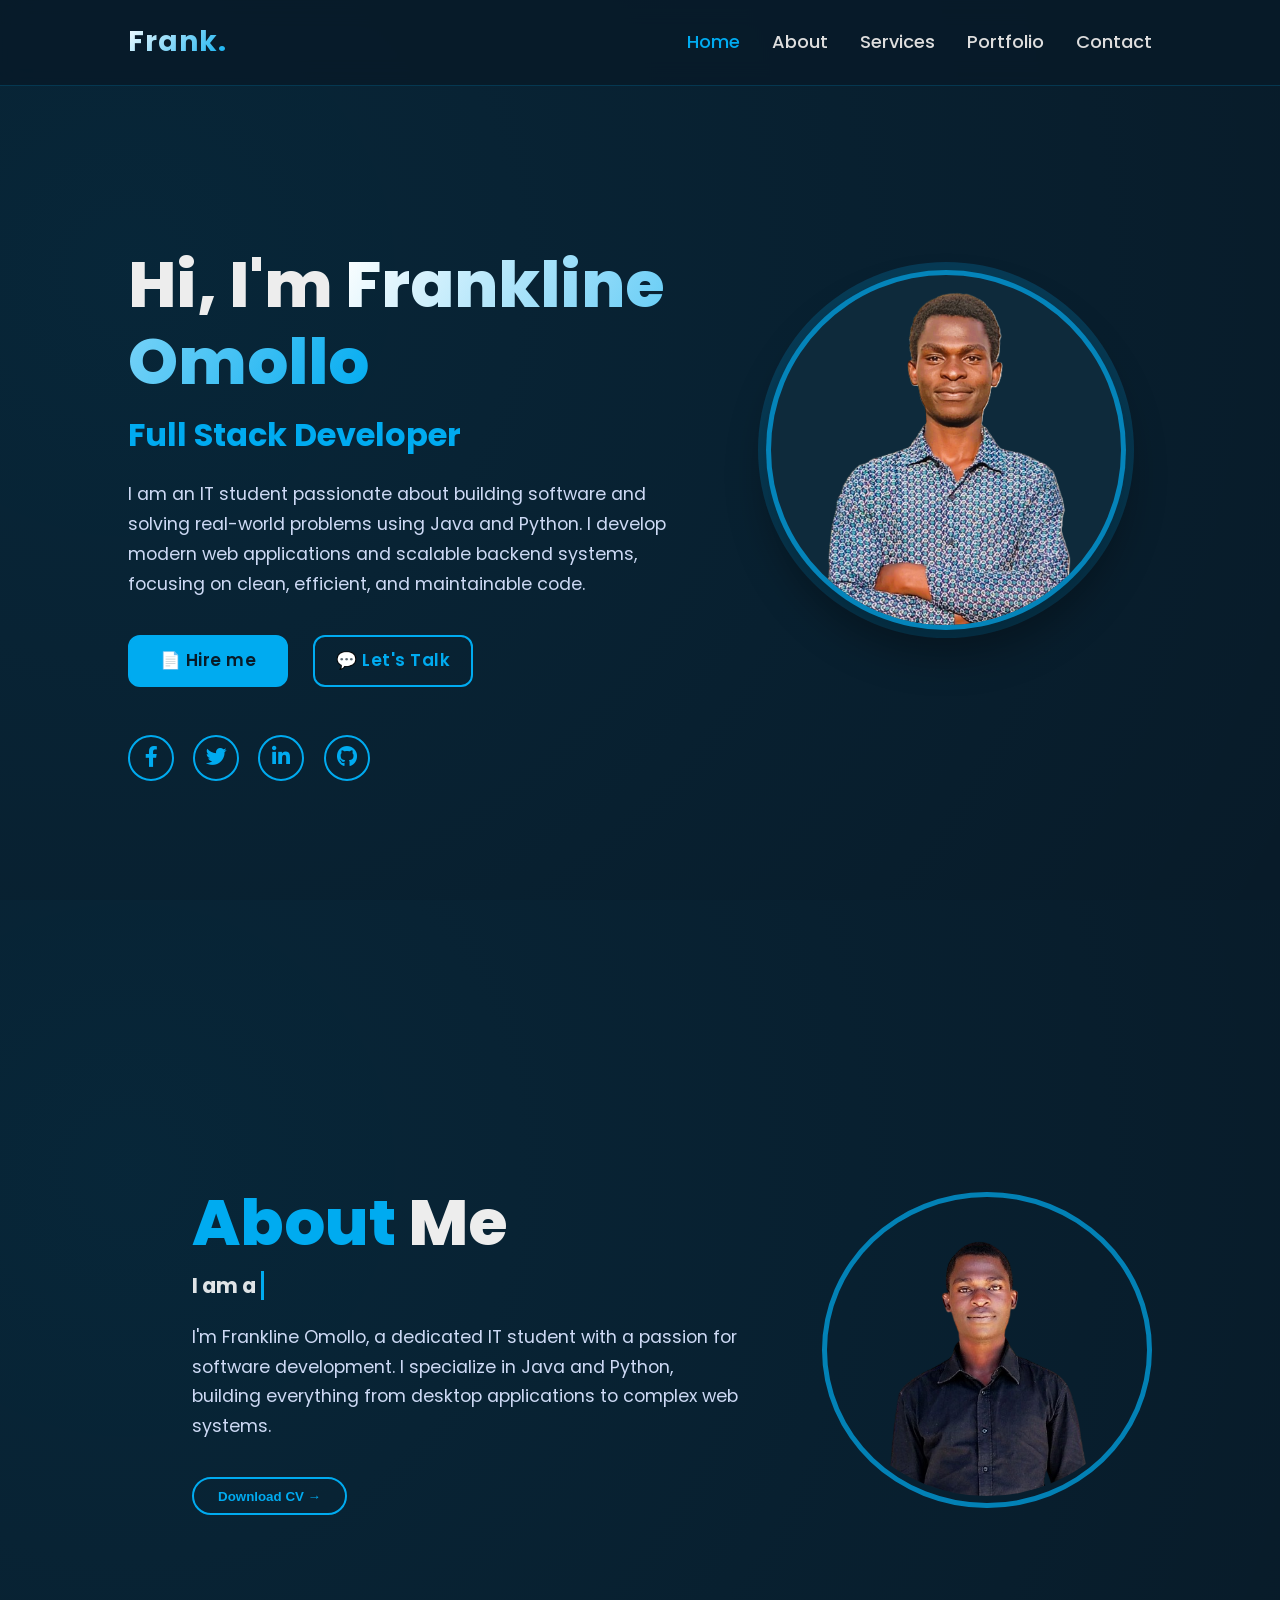
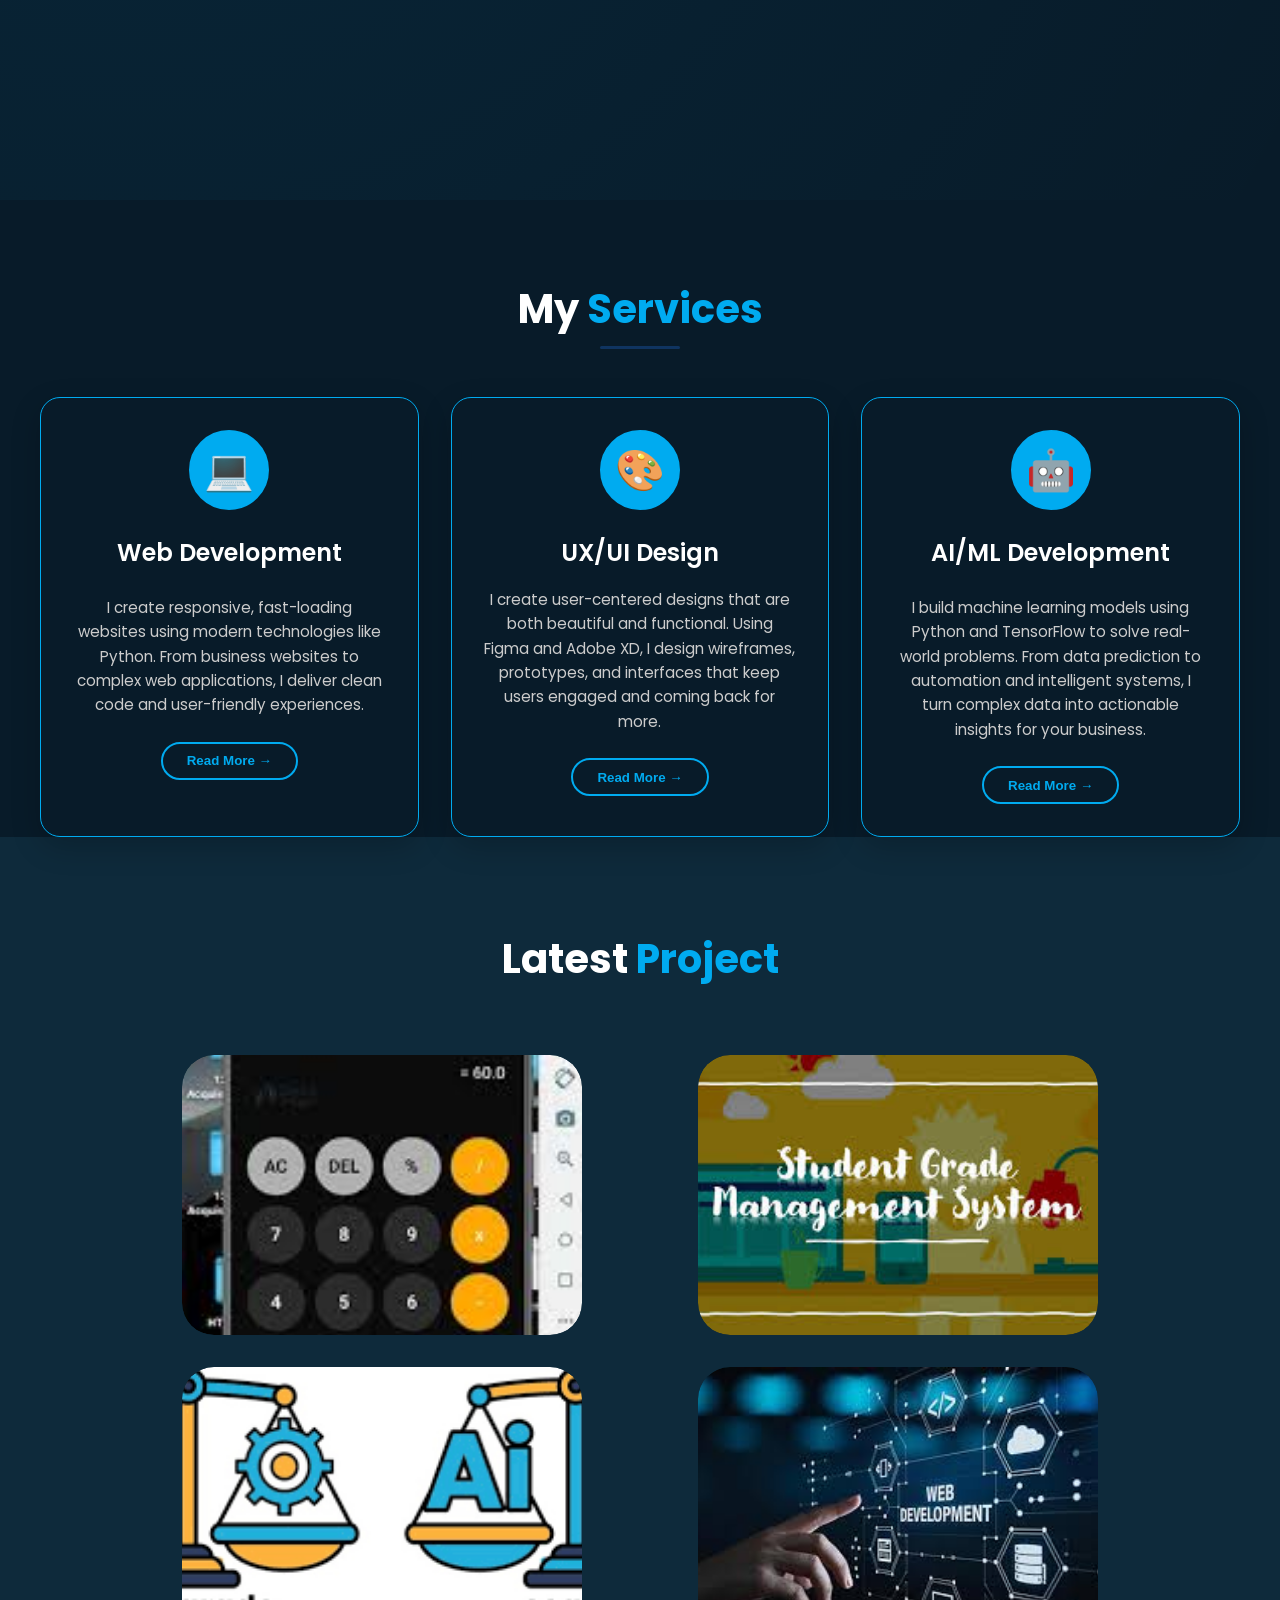
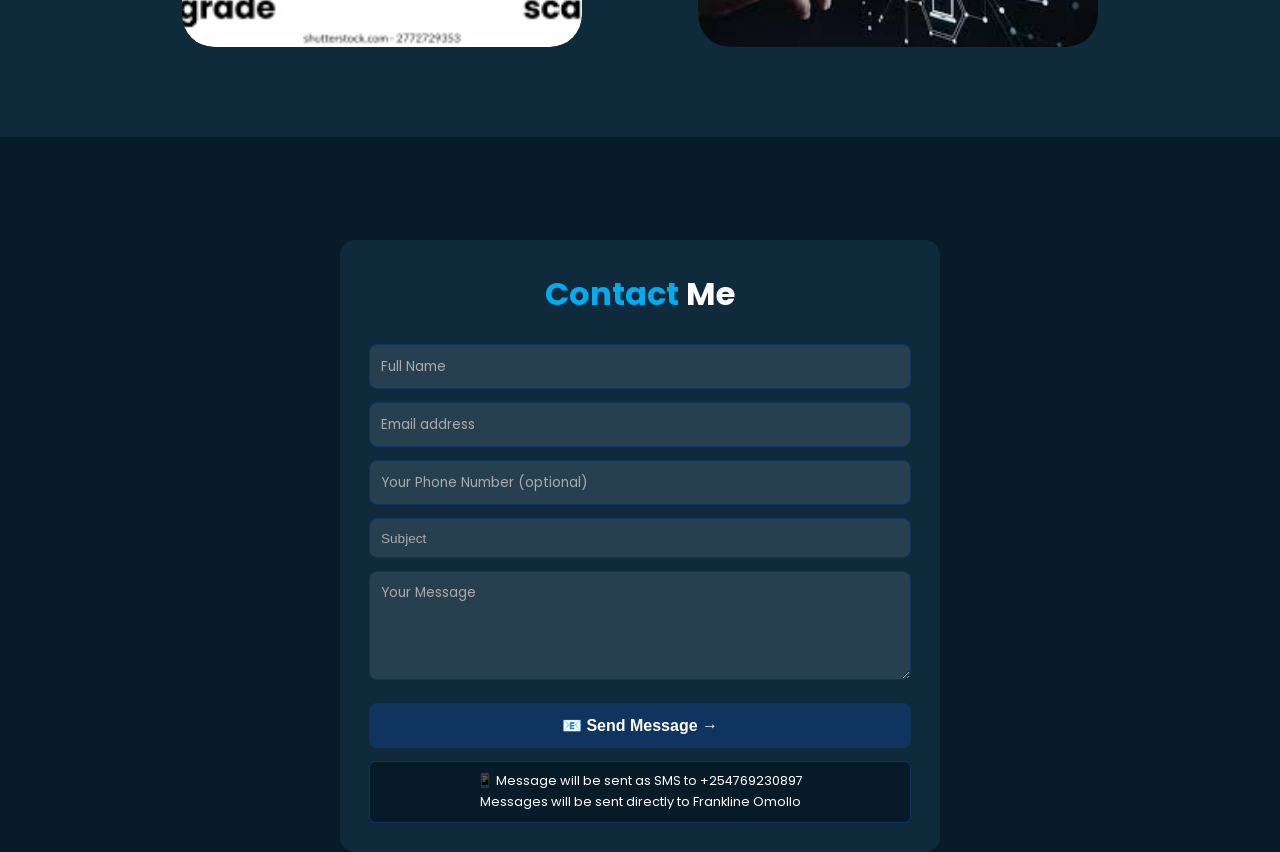
<file: index.html>
<!DOCTYPE html>
<html lang="en">

<head>
  <meta charset="UTF-8">
  <meta name="viewport" content="width=device-width, initial-scale=1.0, user-scalable=yes">
  <title>Frankline Omollo | Full Stack Developer</title>
  <!-- Google Fonts: Poppins + Inter for extra aesthetic -->
  <link
    href="https://fonts.googleapis.com/css2?family=Poppins:wght@300;400;500;600;700;800;900&family=Inter:wght@400;500;600;700&display=swap"
    rel="stylesheet">
  <!-- Font Awesome 6 for socials-->
  <link rel="stylesheet" href="https://cdnjs.cloudflare.com/ajax/libs/font-awesome/6.0.0-beta3/css/all.min.css">
  <link rel="stylesheet" href="style.css">

</head>

<body>

  <!-- Fixed Navigation Header -->
  <div class="header">
    <a href="#" class="logo">Frank.</a>
    <button class="menu-icon" id="menuIcon">☰</button>
    <div class="navbar" id="navbar">
      <a href="#home" class="active">Home</a>
      <a href="#about">About </a>
      <a href="#services">Services</a>
      <a href="#portfolio">Portfolio</a>
      <a href="#contact">Contact</a>
    </div>
  </div>

  <!-- Hero Section -->
  <section class="home" id="home">
    <!-- Left content area (text + buttons + socials) -->
    <div class="home-content">
      <br>
      <br>
      <br>
      <br>
      <br>
      <h1>Hi, I'm <span class="highlight">Frankline Omollo</span></h1>
      <h3>Full Stack Developer</h3>
      <p>
        I am an IT student passionate about building software and solving real-world problems using Java and Python. I
        develop modern web applications and scalable backend systems, focusing on clean, efficient, and maintainable
        code.
      </p>

      <!-- Button group (Hire me & Let's Talk) -->
      <div class="btn-box">
        <a href="#" id="hireBtn">📄 Hire me</a>
        <a href="#" id="talkBtn">💬 Let's Talk</a>
      </div>

      <!-- Social Icons-->
      <div class="home-sci">
        <a href="https://www.facebook.com/profile.php?id=61554522751746" target="_blank" aria-label="Facebook"><i class="fab fa-facebook-f"></i></a>
        <a href="https://x.com/frankline2142" target="_blank" aria-label="Twitter/X"><i class="fab fa-twitter"></i></a>
        <a href="#" target="_blank" aria-label="LinkedIn"><i class="fab fa-linkedin-in"></i></a>
        <a href="https://github.com/FranklineOmollo126" target="_blank" aria-label="GitHub"><i class="fab fa-github"></i></a>
      </div>
    </div>

    <!-- CIRCLED PHOTO -->
    <div class="photo-wrapper">
      <div class="circle-photo">

        <!-- PHOTO SECTION -->
        <img src="frank2.png" alt="Frankline Omollo - Full Stack Developer">
      </div>
    </div>
  </section>
  

  <!--ABOUT SECTION-->
  <section class="about" id="about">
  <br>
  <br>
  <br>
    <div class="about-content">
      <h1 class="heading2"><span>About</span> Me</h1>
      
      <!-- TYPWRITER EFFECT-->
      <div class="typewriter-wrapper">
        <span class="static-text">I am a </span>
        <span class="dynamic-text" id="typing-word"></span>
      </div>
      
      <p>I'm Frankline Omollo, a dedicated IT student with a passion for software development. I specialize in Java and
        Python, building everything from desktop applications to complex web systems.</p>

    
      <button class="about-btn" onclick="alert('Not Available at the moment!')">Download CV →</button>
    </div>
    <div class="about-img">
      <img src="omollo.png" alt="About Image">
    </div>

  </section>


  <!-- SERVICES SECTION -->

  <section class="services" id="services">
    <div class="services-container">
      <div class="section-heading">
        <br>
        <br>
        <br>
        <h2>My <span>Services</span></h2>
      </div>

      <div class="services-grid">
        <!-- Service 1 - Web Development -->
        <div class="service-card">
          <div class="service-icon">
            <div class="emoji">💻</div>
          </div>
          <h3>Web Development</h3>
          <p>
          <p>I create responsive, fast-loading websites using modern technologies like Python. From
            business websites to complex web applications, I deliver clean code and user-friendly experiences.</p>
          </p>
          <button class="service-btn" onclick="alert('Web Development services coming soon!')">Read More →</button>
        </div>

        <!-- Service 2 - UX/UI Design -->
        <div class="service-card">
          <div class="service-icon">
            <div class="emoji">🎨</div>

          </div>
          <h3>UX/UI Design</h3>

          <p>I create user-centered designs that are both beautiful and functional. Using Figma and Adobe XD, I design
            wireframes, prototypes, and interfaces that keep users engaged and coming back for more.</p>
          </p>
          <button class="service-btn" onclick="alert('UX/UI Design services coming soon!')">Read More →</button>
        </div>

        <!-- Service 3 - AI/ML Development -->
        <div class="service-card">
          <div class="service-icon">
            <div class="emoji">🤖</div>
          </div>
          <h3>AI/ML Development</h3>
          <p>
          <p>I build machine learning models using Python and TensorFlow to solve real-world problems. From data
            prediction to automation and intelligent systems, I turn complex data into actionable insights for your
            business.</p>
          </p>
          <button class="service-btn" onclick="alert('AI/ML Development services coming soon!')">Read More →</button>
        </div>
      </div>
    </div>
  </section>




  <!--Portfolio section-->
  <section class="portfolio" id="portfolio">
    <h2 class="heading3">Latest <span>Project</span></h2>
    <div class="portfolio-container">
      <div class="portfolio-box">
        <img src="calc.jpg" alt="portfolioimage">
        <div class="portfolio-layer">
          <h4>Calculator App</h4>
          <p>Fully functional calculator with basic operations, decimal support, and keyboard input. Built with HTML, CSS, and JavaScript.</p>
          <a href="calculator.html"><i class='bx bx-link-external'></i>Go→</a>

        </div>
      </div>
      <div class="portfolio-box">
        <img src="gradingsystem.jpg" alt="portfolioimage">
        <div class="portfolio-layer">
          <h4>Student Grading System</h4>
          <p>A comprehensive grading management system for schools. Features include student registration, subject
            enrollment, grade calculation, GPA analysis, and report generation.</p>
          <a href="javascript:void(0)" onclick="alert('Soon to be uploaded😊')"><i class='bx bx-link-external'></i>Go→</a>

        </div>
      </div>
      <div class="portfolio-box">
        <img src="gradingsystem1.png" alt="portfolioimage">
        <div class="portfolio-layer">
          <h4>Advanced Grading Portal</h4>
          <p>An enhanced grading system with real-time analytics, teacher dashboards, parent portals, automated report
            cards, and performance tracking across multiple semesters.</p>
          <a href="javascript:void(0)" onclick="alert('Soon to be uploaded😊')"><i class='bx bx-link-external'></i>Go→</a>

        </div>
      </div>
      <div class="portfolio-box">
        <img src="web.jpg" alt="portfolioimage">
        <div class="portfolio-layer">
          <h4>Modern Web Design</h4>
          <p>Responsive and modern website designs with smooth animations, mobile-first approach, and SEO optimization.
            Built with HTML5, CSS3, and JavaScript.</p>
          </p>
          <a href="javascript:void(0)" onclick="alert('Soon to be uploaded😊')"><i class='bx bx-link-external'></i>Go→</a>

        </div>
      </div>
    </div>

  </section>




  <!--CONTACT SECTION CODE-->

  <br>
  <br>
  <br>
  <br>
  <section class="contact" id="contact">
    <h2 class="heading"><span>Contact </span>Me</h2>

    <form id="smsForm">
      <!-- Row 1: Full Name + Email -->
      <div class="input-box">
        <input type="text" id="fullName" placeholder="Full Name" required>
        <input type="email" id="email" placeholder="Email address" required>
      </div>

      <!-- Row 2: Phone Number -->
      <div class="input-box">
        <input type="tel" id="phoneNumber" placeholder="Your Phone Number (optional)">
      </div>

      <!-- Row 3: Subject - SINGLE FIELD -->
      <div class="single-input">
        <input type="text" id="emailSubject" placeholder="Subject" required>
      </div>

      <!-- Message - TEXTAREA -->
      <textarea id="message" rows="4" placeholder="Your Message" required></textarea>

      <!-- Send Message Button -->
      <button type="submit" class="btn">📧 Send Message →</button>
    </form>

    <div id="statusMessage" class="status-message"></div>

    <div class="note">
      📱 Message will be sent as SMS to +254769230897
      <p> Messages will be sent directly to Frankline Omollo</p>
    </div>
  </section>
   <script>
    
    // JAVASCRIPT//
    
    // Get elements
    const menuIcon = document.getElementById('menuIcon');
    const navbar = document.getElementById('navbar');
    
    // Check if elements exist (prevents errors)
    if (menuIcon && navbar) {
        // Toggle menu when hamburger clicked
        menuIcon.addEventListener('click', () => {
            navbar.classList.toggle('active');
        });
        
        // Get all nav links
        const navLinks = document.querySelectorAll('.navbar a');
        
        // Close menu when any link is clicked
        navLinks.forEach((link) => {
            link.addEventListener('click', () => {
                navbar.classList.remove('active');
            });
        });
    }


  <br>


  <!--Footer Section-->
  <footer class="footer1">
    <div class="social">
      <div class="home-sci1">
        <a href="https://www.facebook.com/profile.php?id=61554522751746" target="_blank" aria-label="Facebook"><i class="fab fa-facebook-f"></i></a>
        <a href="https://x.com/frankline2142" target="_blank" aria-label="Twitter/X"><i class="fab fa-twitter"></i></a>
        <a href="#" target="_blank" aria-label="LinkedIn"><i class="fab fa-linkedin-in"></i></a>
        <a href="https://github.com/FranklineOmollo126" target="_blank" aria-label="GitHub"><i class="fab fa-github"></i></a>

      </div>
      <p class="copyright">
        &copy;Frankine Nduri. All Rights Reserved
      </p>

    </div>

  </footer>
     <script src ="script.js"></script>

</body>

</html>
</file>
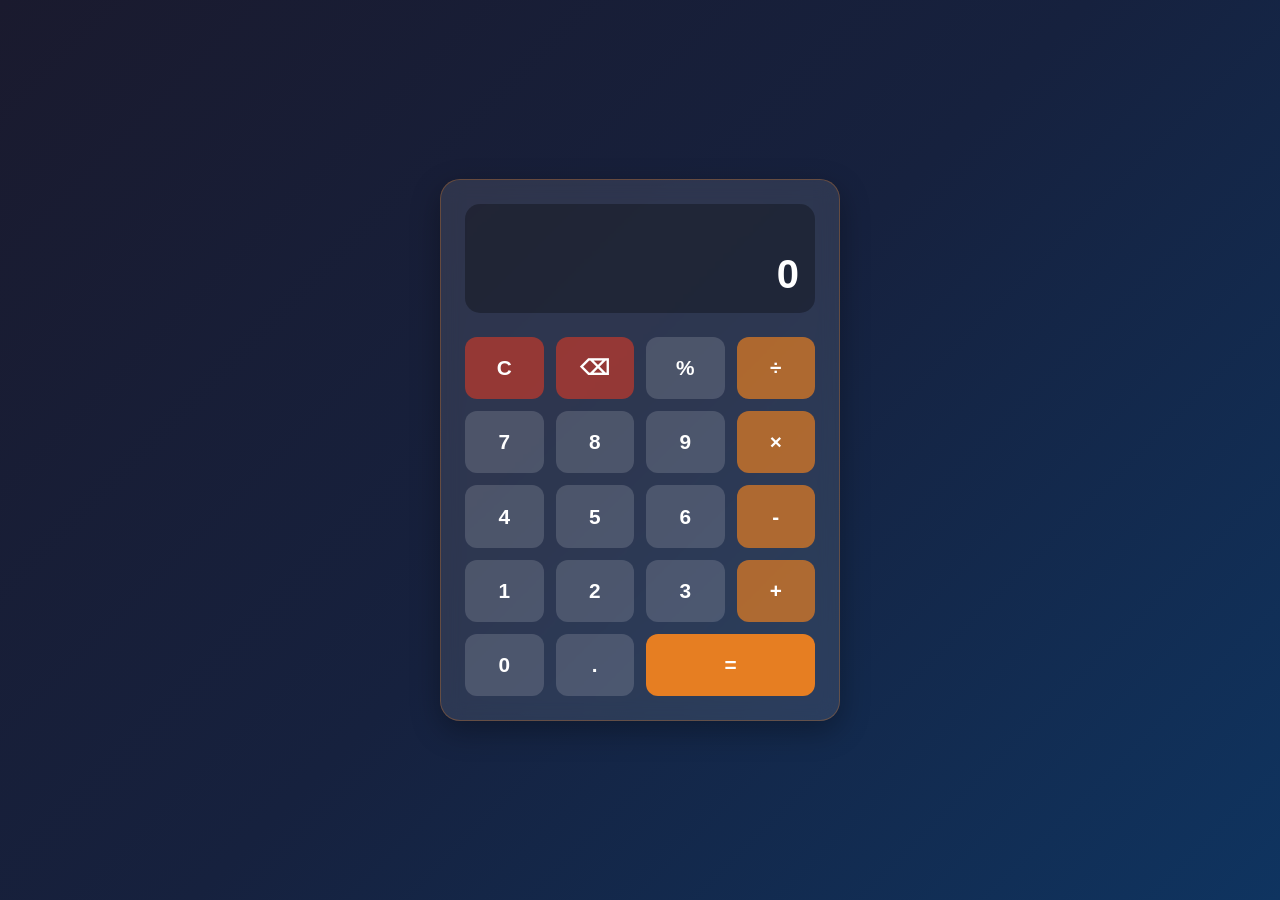
<file: calculator.html>
<!DOCTYPE html>
<!-- Tells browser this is HTML5 document -->
<html lang="en">
<!-- Root element, lang="en" sets language to English -->

<head>
    <!-- Head contains meta information (not visible on page) -->
    
    <meta charset="UTF-8">
    <!-- Allows special characters like +, -, ×, ÷ -->
    
    <meta name="viewport" content="width=device-width, initial-scale=1.0">
    <!-- Makes calculator responsive on mobile phones -->
    
    <title>Calculator App - Frankline</title>
    <!-- Text that appears on browser tab -->
    
    <style>
       
        /*CSS STYLES*/
               
        /* Resets default margins/padding for ALL elements */
        * {
            margin: 0;
            padding: 0;
            box-sizing: border-box;
            /* box-sizing: border-box makes padding not add to width */
        }
        
        /* Body styles - applies to entire page */
        body {
            font-family: 'Segoe UI', Tahoma, Geneva, Verdana, sans-serif;
            /* Clean, modern font */
            
            background: linear-gradient(135deg, #1a1a2e 0%, #16213e 50%, #0f3460 100%);
            /* Your dark blue gradient background */
            
            min-height: 100vh;
            /* Minimum height = full viewport height */
            
            display: flex;
            /* Enables flexbox layout */
            
            justify-content: center;
            /* Centers horizontally */
            
            align-items: center;
            /* Centers vertically */
            
            padding: 1rem;
            /* Space around edges on mobile */
        }
        
        /* Calculator container - the white/gray box */
        .calculator {
            background: rgba(255, 255, 255, 0.1);
            /* Semi-transparent white */
            
            backdrop-filter: blur(10px);
            /* Frosted glass effect */
            
            border-radius: 20px;
            /* Rounded corners */
            
            padding: 1.5rem;
            /* Space inside the box */
            
            box-shadow: 0 10px 30px rgba(0, 0, 0, 0.3);
            /* Shadow for depth */
            
            border: 1px solid rgba(230, 126, 34, 0.3);
            /* Thin orange border */
            
            width: 100%;
            /* Full width on mobile */
            
            max-width: 400px;
            /* But not wider than 400px on desktop */
        }
        
        /* Display screen - where numbers appear */
        .display {
            background: rgba(0, 0, 0, 0.3);
            /* Dark background for contrast */
            
            border-radius: 15px;
            /* Rounded corners */
            
            padding: 1rem;
            /* Space inside */
            
            margin-bottom: 1.5rem;
            /* Space below display */
            
            text-align: right;
            /* Numbers align to right */
            
            word-wrap: break-word;
            /* Prevents overflow */
            
            word-break: break-all;
            /* Breaks long numbers */
        }
        
        /* The actual number text */
        .display input {
            width: 100%;
            /* Full width */
            
            background: transparent;
            /* No background */
            
            border: none;
            /* No border */
            
            color: #ffffff;
            /* White text */
            
            font-size: 2.5rem;
            /* Large text */
            
            text-align: right;
            /* Align to right */
            
            font-weight: bold;
            /* Bold numbers */
            
            outline: none;
            /* Removes blue outline when clicked */
        }
        
        /* Small text for showing calculation (optional) */
        .display .expression {
            color: #e67e22;
            /* Orange color */
            
            font-size: 0.9rem;
            /* Smaller text */
            
            margin-bottom: 0.5rem;
            /* Space below */
            
            min-height: 1.5rem;
            /* Reserve space even when empty */
        }
        
        /* Button grid - arranges buttons in rows/columns */
        .buttons {
            display: grid;
            /* Enables grid layout */
            
            grid-template-columns: repeat(4, 1fr);
            /* 4 equal columns */
            
            gap: 0.75rem;
            /* Space between buttons */
        }
        
        /* All buttons share these styles */
        button {
            padding: 1.2rem 0.5rem;
            /* Vertical and horizontal padding */
            
            font-size: 1.3rem;
            /* Text size */
            
            font-weight: bold;
            /* Bold text */
            
            border: none;
            /* No border */
            
            border-radius: 12px;
            /* Rounded corners */
            
            cursor: pointer;
            /* Changes mouse to hand icon */
            
            transition: all 0.2s ease;
            /* Smooth hover effect */
            
            background: rgba(255, 255, 255, 0.15);
            /* Semi-transparent background */
            
            color: #ffffff;
            /* White text */
        }
        
        /* Hover effect - when mouse over button */
        button:hover {
            background: rgba(230, 126, 34, 0.5);
            /* Orange highlight */
            
            transform: scale(1.02);
            /* Slightly larger */
        }
        
        /* Active effect - when clicking */
        button:active {
            transform: scale(0.98);
            /* Slightly smaller when pressed */
        }
        
        /* Special button - operator buttons (+, -, ×, ÷) */
        .operator {
            background: rgba(230, 126, 34, 0.7);
            /* Orange background */
            
            color: #ffffff;
        }
        
        /* Special button - equals button */
        .equals {
            background: #e67e22;
            /* Solid orange */
            
            color: #ffffff;
            
            grid-column: span 2;
            /* Takes up 2 columns instead of 1 */
        }
        
        /* Special button - clear and delete */
        .special {
            background: rgba(192, 57, 43, 0.7);
            /* Reddish background */
            
            color: #ffffff;
        }
        
        /* Mobile responsiveness - smaller buttons on phones */
        @media (max-width: 480px) {
            .calculator {
                padding: 1rem;
                /* Less padding */
            }
            
            button {
                padding: 0.8rem 0.3rem;
                /* Smaller buttons */
                
                font-size: 1rem;
                /* Smaller text */
            }
            
            .display input {
                font-size: 1.8rem;
                /* Smaller display text */
            }
        }
    </style>
</head>

<body>
    
    
    <!--HTML CONTENT  -->

    
    
    <div class="calculator">
        <!-- Display Section -->
        <div class="display">
            <div class="expression" id="expression"></div>
            <!-- Shows: "5 + 3" while typing -->
            
            <input type="text" id="display" value="0" readonly>
            <!-- Shows current number - readonly means user can't type -->
        </div>
        
        <!-- Buttons Section -->
        <div class="buttons">
            <!-- Row 1: Clear, Delete, Percentage, Divide -->
            <button class="special" onclick="clearDisplay()">C</button>
            <button class="special" onclick="deleteLast()">⌫</button>
            <button onclick="appendNumber('%')">%</button>
            <button class="operator" onclick="setOperator('÷')">÷</button>
            
            <!-- Row 2: 7, 8, 9, Multiply -->
            <button onclick="appendNumber('7')">7</button>
            <button onclick="appendNumber('8')">8</button>
            <button onclick="appendNumber('9')">9</button>
            <button class="operator" onclick="setOperator('×')">×</button>
            
            <!-- Row 3: 4, 5, 6, Subtract -->
            <button onclick="appendNumber('4')">4</button>
            <button onclick="appendNumber('5')">5</button>
            <button onclick="appendNumber('6')">6</button>
            <button class="operator" onclick="setOperator('-')">-</button>
            
            <!-- Row 4: 1, 2, 3, Add -->
            <button onclick="appendNumber('1')">1</button>
            <button onclick="appendNumber('2')">2</button>
            <button onclick="appendNumber('3')">3</button>
            <button class="operator" onclick="setOperator('+')">+</button>
            
            <!-- Row 5: 0, Decimal, Equals (equals spans 2 columns) -->
            <button onclick="appendNumber('0')">0</button>
            <button onclick="appendNumber('.')">.</button>
            <button class="equals" onclick="calculate()">=</button>
        </div>
    </div>
    
    
    <!-- JAVASCRIPT -->
   
    
    <script>
     
        // VARIABLES (stores data)
     
        
        let currentNumber = '';     // The number being typed now (e.g., "123")
        let previousNumber = '';    // The number before operator (e.g., "456")
        let operation = null;       // Which operator clicked (+, -, ×, ÷)
        let shouldResetScreen = false; // Should we clear screen after calculation?
        
        // Get references to HTML elements
        const displayElement = document.getElementById('display');
        const expressionElement = document.getElementById('expression');
        
       
        // FUNCTION: appendNumber()
        // Adds a number or decimal to the display
       
        function appendNumber(number) {
            // If shouldResetScreen is true, clear before typing new number
            if (shouldResetScreen) {
                clearDisplay();
                shouldResetScreen = false;
            }
            
            // Prevent multiple decimals (like "5.5.5")
            if (number === '.' && currentNumber.includes('.')) {
                return; // Stop if already has decimal
            }
            
            // Add the number to currentNumber
            currentNumber += number;
            
            // Update the display
            displayElement.value = currentNumber;
        }
        
        // FUNCTION: setOperator()
        // Sets the operation when user clicks +, -, ×, ÷
        function setOperator(op) {
            // If there's already a number, calculate first
            if (currentNumber === '') return;
            
            // If there's a previous number, calculate pending operation
            if (previousNumber !== '') {
                calculate();
            }
            
            // Store the operator
            operation = op;
            
            // Move current number to previous
            previousNumber = currentNumber;
            
            // Clear current number for next input
            currentNumber = '';
            
            // Show expression on top
            updateExpression();
        }
        
        // FUNCTION: calculate()
        // Performs the actual math calculation
        function calculate() {
            // Variables to store numbers
            let result;
            
            // Convert strings to numbers
            const prev = parseFloat(previousNumber);
            const current = parseFloat(currentNumber);
            
            // If either number is invalid, stop
            if (isNaN(prev) || isNaN(current)) return;
            
            // Perform calculation based on operator
            switch (operation) {
                case '+':
                    result = prev + current;
                    break;
                case '-':
                    result = prev - current;
                    break;
                case '×':
                    result = prev * current;
                    break;
                case '÷':
                    // Handle division by zero
                    if (current === 0) {
                        alert("Cannot divide by zero!");
                        clearDisplay();
                        return;
                    }
                    result = prev / current;
                    break;
                default:
                    return;
            }
            
            // Round to avoid long decimals (e.g., 1/3 = 0.333333)
            result = Math.round(result * 1000000) / 1000000;
            
            // Display the result
            currentNumber = result.toString();
            displayElement.value = currentNumber;
            
            // Clear previous and operation
            previousNumber = '';
            operation = null;
            
            // Next number typed will replace result
            shouldResetScreen = true;
            
            // Clear expression
            expressionElement.textContent = '';
        }
        
        // FUNCTION: clearDisplay()
        // Resets everything (clears all data)
        function clearDisplay() {
            currentNumber = '';
            previousNumber = '';
            operation = null;
            displayElement.value = '0';
            expressionElement.textContent = '';
        }
        
        // FUNCTION: deleteLast()
        // Removes the last digit typed
        function deleteLast() {
            // Remove last character
            currentNumber = currentNumber.slice(0, -1);
            
            // If empty, show 0
            if (currentNumber === '') {
                displayElement.value = '0';
            } else {
                displayElement.value = currentNumber;
            }
        }
        
        // FUNCTION: updateExpression()
        // Shows the calculation on top (e.g., "5 + 3")
        function updateExpression() {
            if (previousNumber && operation) {
                expressionElement.textContent = `${previousNumber} ${operation}`;
            } else {
                expressionElement.textContent = '';
            }
        }
        
        // KEYBOARD SUPPORT (Bonus feature!)
        // Allows typing with keyboard
        document.addEventListener('keydown', function(event) {
            // Get the key pressed
            const key = event.key;
            
            // Numbers 0-9
            if (/[0-9]/.test(key)) {
                appendNumber(key);
            }
            // Decimal point
            else if (key === '.') {
                appendNumber('.');
            }
            // Operators
            else if (key === '+') {
                setOperator('+');
            }
            else if (key === '-') {
                setOperator('-');
            }
            else if (key === '*') {
                setOperator('×');
            }
            else if (key === '/') {
                event.preventDefault(); // Prevent browser search
                setOperator('÷');
            }
            // Enter key for equals
            else if (key === 'Enter' || key === '=') {
                calculate();
            }
            // Escape key for clear
            else if (key === 'Escape') {
                clearDisplay();
            }
            // Backspace for delete
            else if (key === 'Backspace') {
                deleteLast();
            }
        });
    </script>
</body>

</html>
</file>
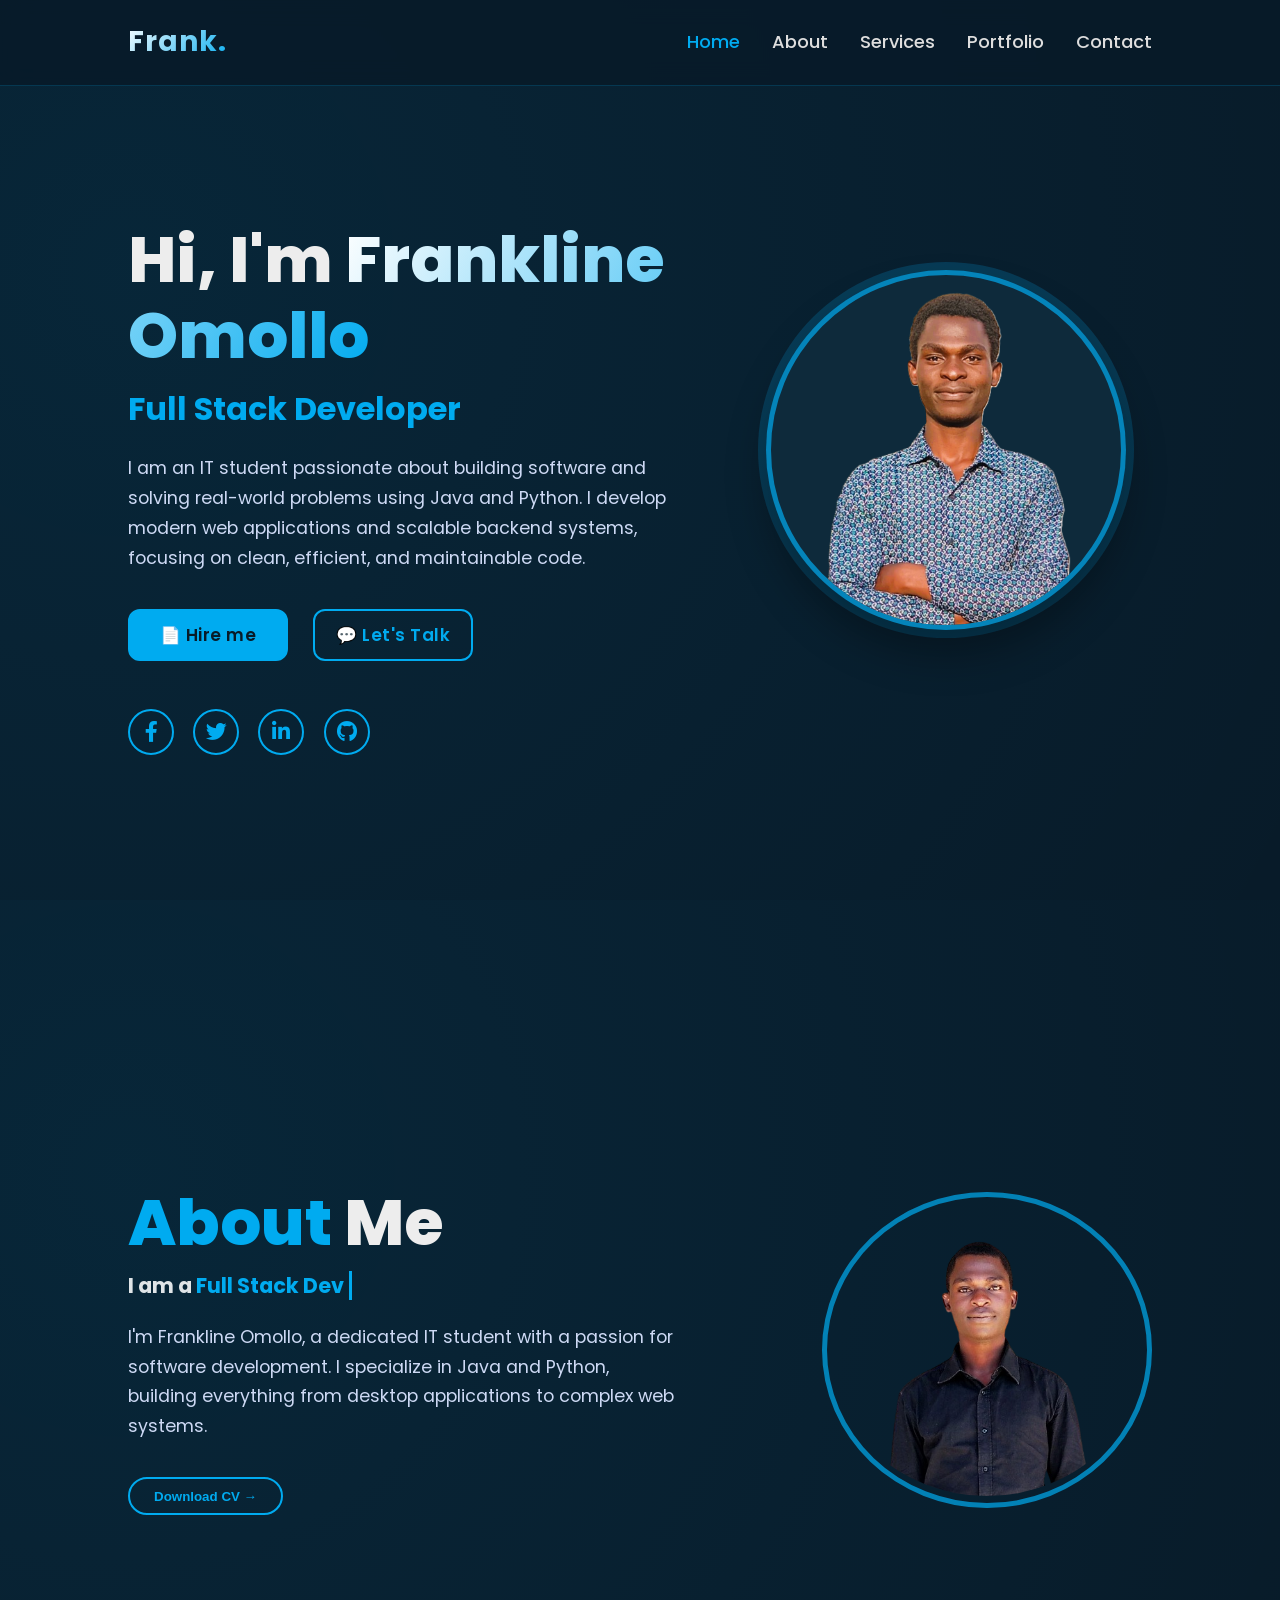
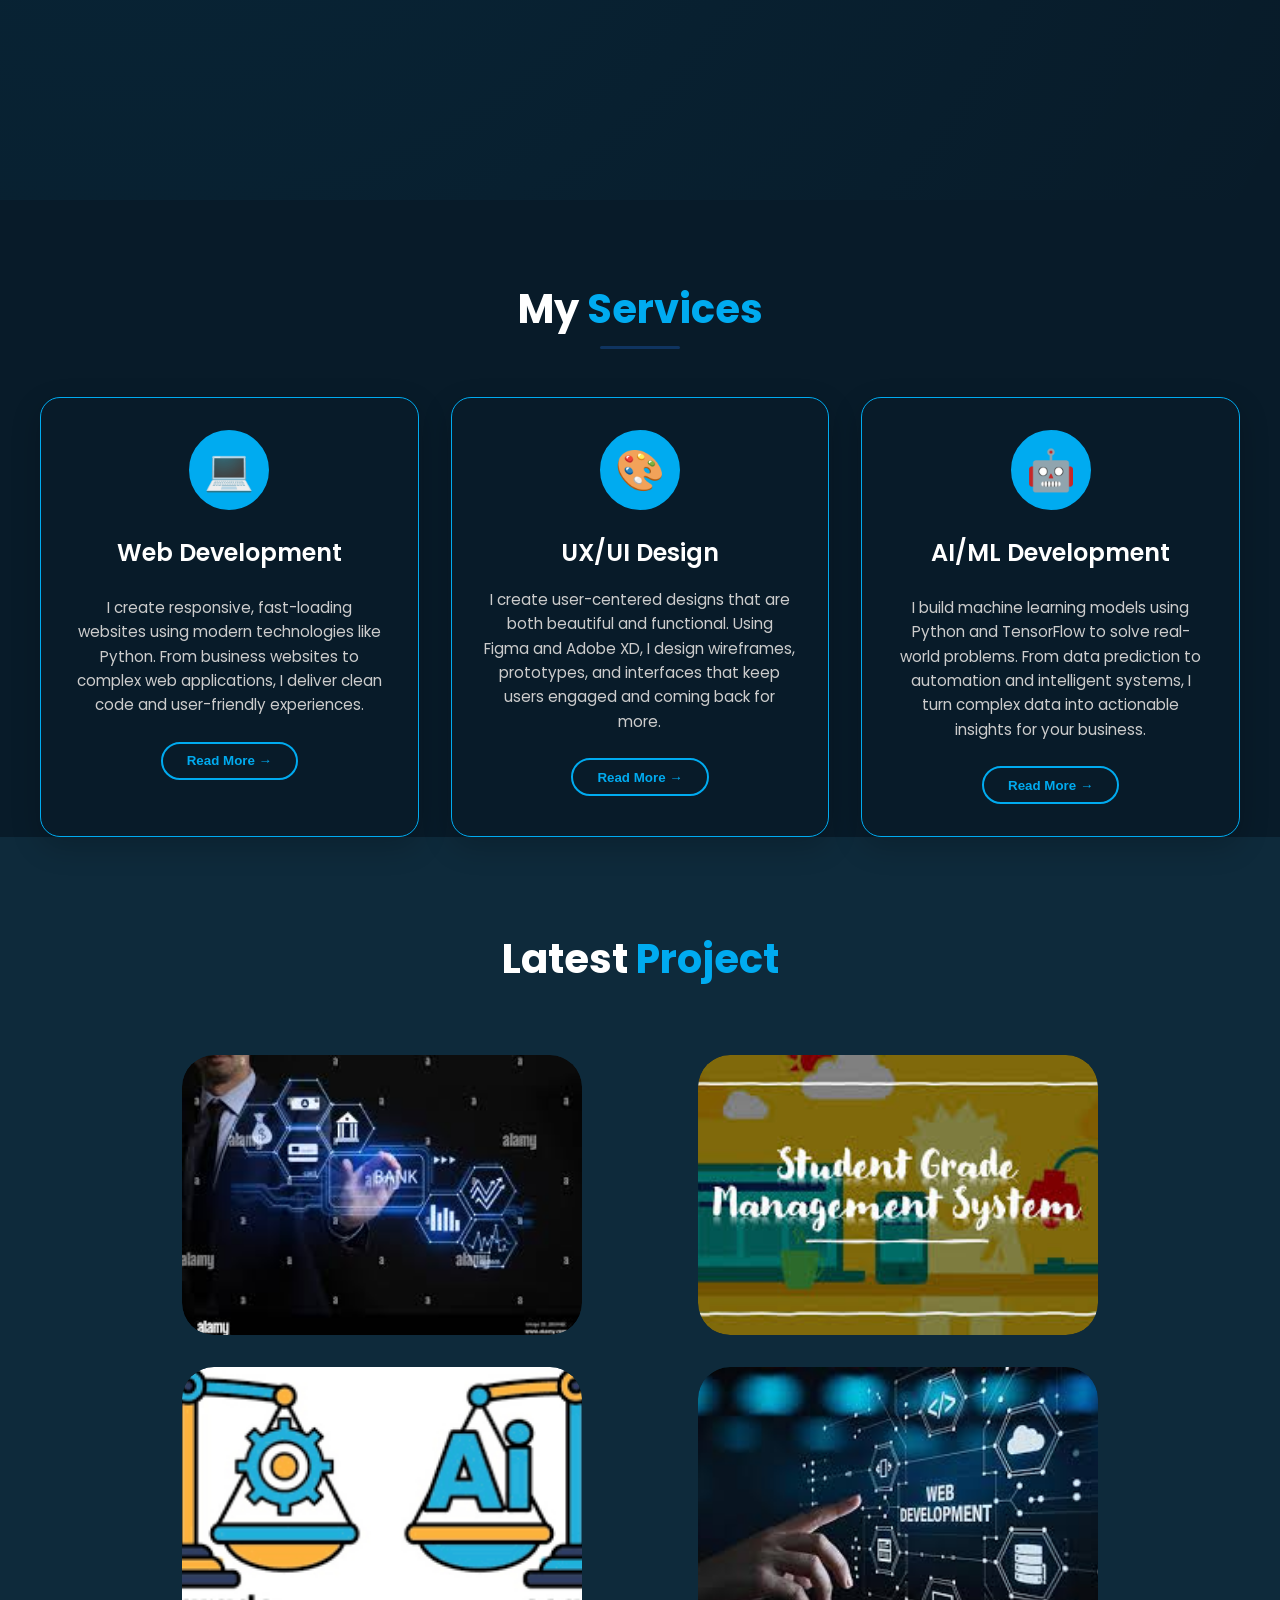
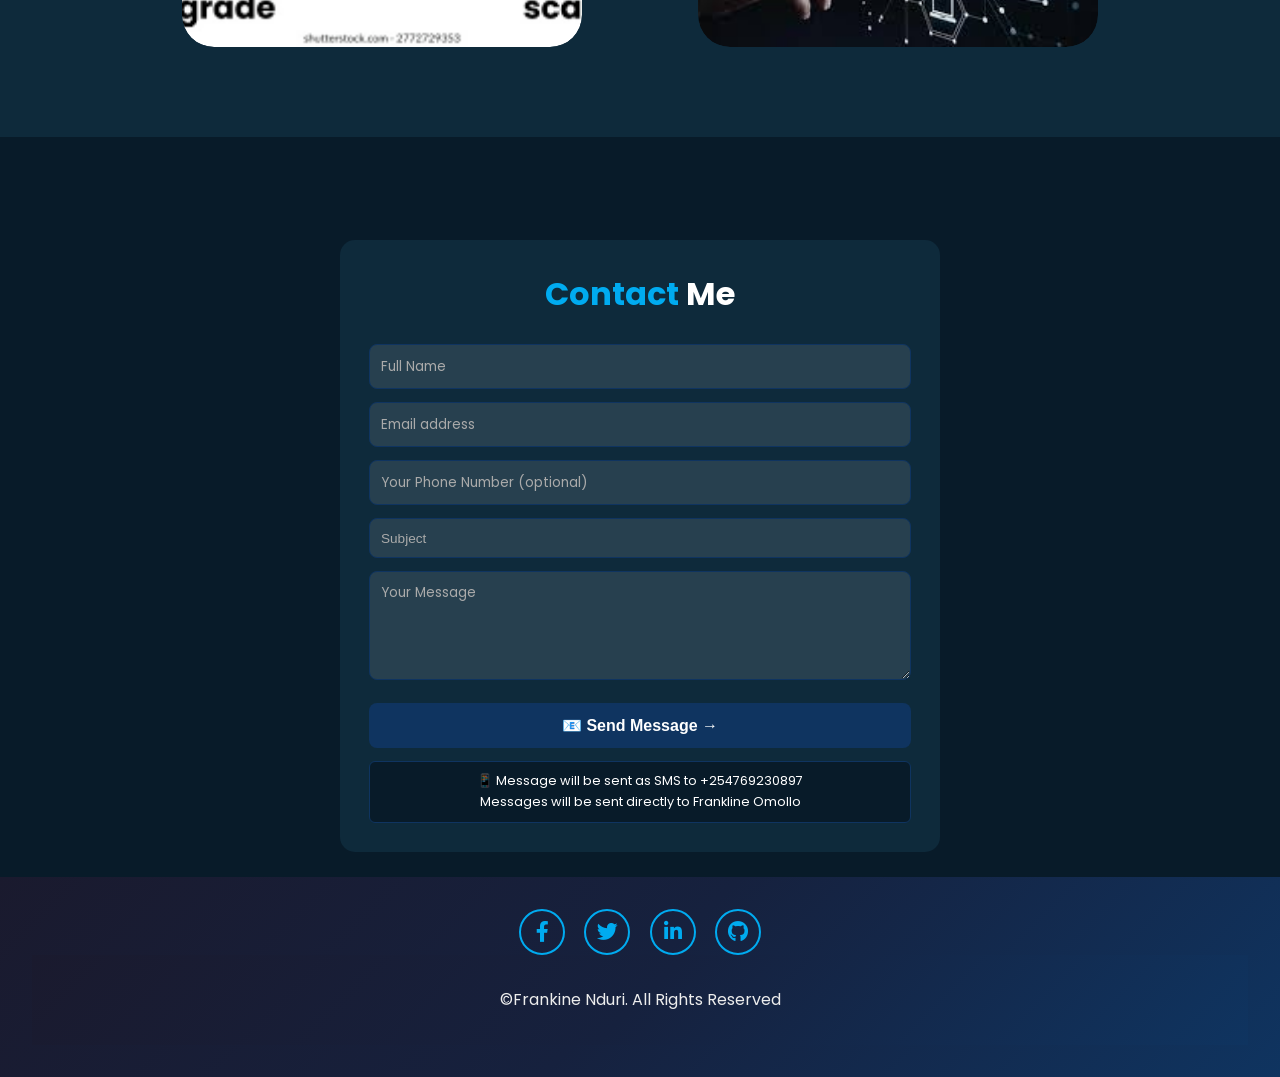
<file: new.html>
<!DOCTYPE html>
<html lang="en">

<head>
  <meta charset="UTF-8">
  <meta name="viewport" content="width=device-width, initial-scale=1.0, user-scalable=yes">
  <title>Frankline Omollo | Full Stack Developer</title>
  <!-- Google Fonts: Poppins + Inter for extra aesthetic -->
  <link
    href="https://fonts.googleapis.com/css2?family=Poppins:wght@300;400;500;600;700;800;900&family=Inter:wght@400;500;600;700&display=swap"
    rel="stylesheet">
  <!-- Font Awesome 6 (free icons) for socials and better icons -->
  <link rel="stylesheet" href="https://cdnjs.cloudflare.com/ajax/libs/font-awesome/6.0.0-beta3/css/all.min.css">
  <link rel="stylesheet" href="style.css">

</head>

<body>

  <!-- Fixed Navigation Header (merged both designs) -->
  <div class="header">
    <a href="#" class="logo">Frank.</a>
    <div class="navbar">
      <a href="#home" class="active">Home</a>
      <a href="#about">About </a>
      <a href="#services">Services</a>
      <a href="#portfolio">Portfolio</a>
      <a href="#contact">Contact</a>
    </div>
  </div>

  <!-- Hero Section -->
  <section class="home" id="home">
    <!-- Left content area (text + buttons + socials) -->
    <div class="home-content">
      <br>
      <br>
      <br>
      <h1>Hi, I'm <span class="highlight">Frankline Omollo</span></h1>
      <h3>Full Stack Developer</h3>
      <p>
        I am an IT student passionate about building software and solving real-world problems using Java and Python. I
        develop modern web applications and scalable backend systems, focusing on clean, efficient, and maintainable
        code.
      </p>

      <!-- Button group (Hire me & Let's Talk) -->
      <div class="btn-box">
        <a href="#" id="hireBtn">📄 Hire me</a>
        <a href="#" id="talkBtn">💬 Let's Talk</a>
      </div>

      <!-- Social Icons (enhanced with FontAwesome) -->
      <div class="home-sci">
        <a href="https://www.facebook.com/profile.php?id=61554522751746" target="_blank" aria-label="Facebook"><i class="fab fa-facebook-f"></i></a>
        <a href="https://x.com/frankline2142" target="_blank" aria-label="Twitter/X"><i class="fab fa-twitter"></i></a>
        <a href="#" target="_blank" aria-label="LinkedIn"><i class="fab fa-linkedin-in"></i></a>
        <a href="https://github.com/FranklineOmollo126" target="_blank" aria-label="GitHub"><i class="fab fa-github"></i></a>
      </div>
    </div>

    <!-- RIGHT SIDE: CIRCLED PHOTO (exactly where your image belongs) -->
    <div class="photo-wrapper">
      <div class="circle-photo">

        <!-- PHOTO SECTION -->
        <img src="frank2.png" alt="Frankline Omollo - Full Stack Developer">
      </div>
    </div>
  </section>

  <!--ABOUT SECTION-->
  <section class="about" id="about">
    <div class="about-content">
      <h1 class="heading2"><span>About</span> Me</h1>
      <!--<h3>I'm a <span>Full Stack Developer</span></h3>-->
      <!-- TYPWRITER EFFECT HERE -->
      <div class="typewriter-wrapper">
        <span class="static-text">I am a </span>
        <span class="dynamic-text" id="typing-word"></span>
      </div>
      <!--<p>I'm an IT student passionate about building software applications using java and python</p>-->
      <p>I'm Frankline Omollo, a dedicated IT student with a passion for software development. I specialize in Java and
        Python, building everything from desktop applications to complex web systems.</p>

    
      <button class="about-btn" >Download CV →</button>
    </div>
    <div class="about-img">
      <img src="omollo.png" alt="About Image">
    </div>

  </section>


  <!-- SERVICES SECTION -->

  <section class="services" id="services">
    <div class="services-container">
      <div class="section-heading">
        <br>
        <br>
        <br>
        <h2>My <span>Services</span></h2>
      </div>

      <div class="services-grid">
        <!-- Service 1 - Web Development -->
        <div class="service-card">
          <div class="service-icon">
            <div class="emoji">💻</div>
          </div>
          <h3>Web Development</h3>
          <p>
          <p>I create responsive, fast-loading websites using modern technologies like Python. From
            business websites to complex web applications, I deliver clean code and user-friendly experiences.</p>
          </p>
          <button class="service-btn" onclick="alert('Web Development services coming soon!')">Read More →</button>
        </div>

        <!-- Service 2 - UX/UI Design -->
        <div class="service-card">
          <div class="service-icon">
            <div class="emoji">🎨</div>

          </div>
          <h3>UX/UI Design</h3>

          <p>I create user-centered designs that are both beautiful and functional. Using Figma and Adobe XD, I design
            wireframes, prototypes, and interfaces that keep users engaged and coming back for more.</p>
          </p>
          <button class="service-btn" onclick="alert('UX/UI Design services coming soon!')">Read More →</button>
        </div>

        <!-- Service 3 - AI/ML Development -->
        <div class="service-card">
          <div class="service-icon">
            <div class="emoji">🤖</div>
          </div>
          <h3>AI/ML Development</h3>
          <p>
          <p>I build machine learning models using Python and TensorFlow to solve real-world problems. From data
            prediction to automation and intelligent systems, I turn complex data into actionable insights for your
            business.</p>
          </p>
          <button class="service-btn" onclick="alert('AI/ML Development services coming soon!')">Read More →</button>
        </div>
      </div>
    </div>
  </section>












  <!--Portfolio section-->
  <section class="portfolio" id="portfolio">
    <h2 class="heading3">Latest <span>Project</span></h2>
    <div class="portfolio-container">
      <div class="portfolio-box">
        <img src="bankaccount.jpg" alt="portfolioimage">
        <div class="portfolio-layer">
          <h4>Bank Account System</h4>
          <p>>A secure banking application that allows users to create accounts, deposit/withdraw funds, check balances,
            and view transaction history. Built with Python and MySQL.</p>
          <a href="#"><i class='bx bx-link-external'></i>Go→</a>

        </div>
      </div>
      <div class="portfolio-box">
        <img src="gradingsystem.jpg" alt="portfolioimage">
        <div class="portfolio-layer">
          <h4>Student Grading System</h4>
          <p>A comprehensive grading management system for schools. Features include student registration, subject
            enrollment, grade calculation, GPA analysis, and report generation.</p>
          <a href="#"><i class='bx bx-link-external'></i>Go→</a>

        </div>
      </div>
      <div class="portfolio-box">
        <img src="gradingsystem1.png" alt="portfolioimage">
        <div class="portfolio-layer">
          <h4>Advanced Grading Portal</h4>
          <p>An enhanced grading system with real-time analytics, teacher dashboards, parent portals, automated report
            cards, and performance tracking across multiple semesters.</p>
          <a href="#"><i class='bx bx-link-external'></i>Go→</a>

        </div>
      </div>
      <div class="portfolio-box">
        <img src="web.jpg" alt="portfolioimage">
        <div class="portfolio-layer">
          <h4>Modern Web Design</h4>
          <p>Responsive and modern website designs with smooth animations, mobile-first approach, and SEO optimization.
            Built with HTML5, CSS3, and JavaScript.</p>
          </p>
          <a href="#"><i class='bx bx-link-external'></i>Go→</a>

        </div>
      </div>
    </div>

  </section>




  <!--CONTACT SECTION CODE-->

  <br>
  <br>
  <br>
  <br>
  <section class="contact" id="contact">
    <h2 class="heading"><span>Contact </span>Me</h2>

    <form id="smsForm">
      <!-- Row 1: Full Name + Email -->
      <div class="input-box">
        <input type="text" id="fullName" placeholder="Full Name" required>
        <input type="email" id="email" placeholder="Email address" required>
      </div>

      <!-- Row 2: Phone Number (optional) -->
      <div class="input-box">
        <input type="tel" id="phoneNumber" placeholder="Your Phone Number (optional)">
      </div>

      <!-- Row 3: Subject - SINGLE FIELD -->
      <div class="single-input">
        <input type="text" id="emailSubject" placeholder="Subject" required>
      </div>

      <!-- Message - TEXTAREA -->
      <textarea id="message" rows="4" placeholder="Your Message" required></textarea>

      <!-- Send Message Button -->
      <button type="submit" class="btn">📧 Send Message →</button>
    </form>

    <div id="statusMessage" class="status-message"></div>

    <div class="note">
      📱 Message will be sent as SMS to +254769230897
      <p> Messages will be sent directly to Frankline Omollo</p>
    </div>
  </section>

  <script>
    const YOUR_PHONE_NUMBER = "+254769230897";
    const smsForm = document.getElementById('smsForm');
    const statusMessage = document.getElementById('statusMessage');

    smsForm.addEventListener('submit', function (e) {
      e.preventDefault();

      const fullName = document.getElementById('fullName').value.trim();
      const email = document.getElementById('email').value.trim();
      const phoneNumber = document.getElementById('phoneNumber').value.trim();
      const subject = document.getElementById('emailSubject').value.trim();
      const message = document.getElementById('message').value.trim();

      if (!fullName || !email || !subject || !message) {
        showStatus('Please fill in all required fields', 'error');
        return;
      }

      const smsMessage = `New message from ${fullName}%0A%0A` +
        `Email: ${email}%0A` +
        `Subject: ${subject}%0A%0A` +
        `Message: ${message}%0A%0A` +
        `From: ${phoneNumber || 'Not provided'}`;

      const smsUrl = `sms:${YOUR_PHONE_NUMBER}?body=${smsMessage}`;
      const isMobile = /Android|webOS|iPhone|iPad|iPod|BlackBerry|IEMobile|Opera Mini/i.test(navigator.userAgent);

      if (isMobile) {
        window.location.href = smsUrl;
        showStatus('Opening SMS app... Send the message!', 'success');
        setTimeout(() => {
          if (confirm('Message opened in SMS app. Did you send it?')) {
            smsForm.reset();
          }
        }, 2000);
      } else {
        showStatus('📱 Copy the message below and send from your phone', 'success');
        const copyDiv = document.createElement('div');
        copyDiv.style.marginTop = '0.8rem';
        copyDiv.style.padding = '0.8rem';
        copyDiv.style.background = 'rgba(255,255,255,0.1)';
        copyDiv.style.borderRadius = '6px';
        copyDiv.style.border = '1px solid #00abf0';
        copyDiv.innerHTML = `<strong style="color:#00abf0;">Copy this message:</strong><br>
                                <textarea id="copyText" rows="4" style="width:100%; margin-top:0.5rem; background:#1a1a2e; color:white; border:1px solid #00abf0; border-radius:6px; padding:0.5rem; font-size:0.8rem;">${decodeURIComponent(smsMessage.replace(/%0A/g, '\n'))}</textarea>
                                <button id="copyBtn" style="margin-top:0.5rem; padding:0.4rem 0.8rem; background:#00abf0; color:white; border:none; border-radius:5px; cursor:pointer;">📋 Copy</button>`;
        const oldCopy = document.querySelector('.copy-container');
        if (oldCopy) oldCopy.remove();
        copyDiv.className = 'copy-container';
        statusMessage.parentNode.insertBefore(copyDiv, statusMessage.nextSibling);
        document.getElementById('copyBtn').addEventListener('click', function () {
          const copyText = document.getElementById('copyText');
          copyText.select();
          document.execCommand('copy');
          alert('Copied! Send from your phone.');
        });
      }
    });

    function showStatus(message, type) {
      statusMessage.textContent = message;
      statusMessage.className = `status-message ${type}`;
      setTimeout(() => {
        statusMessage.style.display = 'none';
        statusMessage.className = 'status-message';
      }, 5000);
    }
  </script>
  <br>


  <!--Footer Section-->
  <footer class="footer1">
    <div class="social">
      <div class="home-sci1">
        <a href="https://www.facebook.com/profile.php?id=61554522751746" target="_blank" aria-label="Facebook"><i class="fab fa-facebook-f"></i></a>
        <a href="https://x.com/frankline2142" target="_blank" aria-label="Twitter/X"><i class="fab fa-twitter"></i></a>
        <a href="#" target="_blank" aria-label="LinkedIn"><i class="fab fa-linkedin-in"></i></a>
        <a href="https://github.com/FranklineOmollo126" target="_blank" aria-label="GitHub"><i class="fab fa-github"></i></a>

      </div>
      <p class="copyright">
        &copy;Frankine Nduri. All Rights Reserved
      </p>

    </div>

  </footer>



  <script>
    // Simple interactive feedback for buttons (smooth alerts)
    const hireBtn = document.getElementById('hireBtn');
    const talkBtn = document.getElementById('talkBtn');

    if (hireBtn) {
      hireBtn.addEventListener('click', (e) => {
        e.preventDefault();
        alert("✨ Thanks for your interest! Feel free to reach out via the contact section. Let's build something great.");
      });
    }
    if (talkBtn) {
      talkBtn.addEventListener('click', (e) => {
        e.preventDefault();
        alert("💬 Let's talk! You can connect with me on socials or send an email to franklinenduri@gmail.com");
      });
    }

    // Optional: active nav highlight on click (simple)
    const navLinks = document.querySelectorAll('.navbar a');
    navLinks.forEach(link => {
      link.addEventListener('click', function (e) {
        if (this.getAttribute('href') === '#') {
          e.preventDefault();
        }
        navLinks.forEach(l => l.classList.remove('active'));
        this.classList.add('active');
      });
    });
  </script>
  <script>
    // TYPEWRITER EFFECT - Words to cycle through
    const words = ["Full Stack Developer", "Web Designer", "Python Developer", "Java Programmer"];

    let wordIndex = 0;      // Which word we're on
    let charIndex = 0;      // Which character we're at
    let isDeleting = false;  // Are we deleting or typing?
    let typingSpeed = 150;   // Speed of typing

    const dynamicTextElement = document.getElementById("typing-word");

    function typeEffect() {
      const currentWord = words[wordIndex];

      // TYPING: adding characters
      if (!isDeleting && charIndex <= currentWord.length) {
        dynamicTextElement.textContent = currentWord.substring(0, charIndex);
        charIndex++;
        typingSpeed = 150;
      }
      // BACKSPACING: removing characters
      else if (isDeleting && charIndex >= 0) {
        dynamicTextElement.textContent = currentWord.substring(0, charIndex);
        charIndex--;
        typingSpeed = 100;
      }

      // Word fully typed → pause then delete
      if (!isDeleting && charIndex === currentWord.length + 1) {
        isDeleting = true;
        typingSpeed = 1500;  // Pause 1.5 seconds before deleting
      }
      // Word fully deleted → move to next word
      else if (isDeleting && charIndex === 0) {
        isDeleting = false;
        wordIndex = (wordIndex + 1) % words.length;  // Loop through words
        typingSpeed = 500;  // Pause before typing next word
      }

      setTimeout(typeEffect, typingSpeed);
    }

    // Start the animation when page loads
    typeEffect();
  </script>
</body>

</html>
</file>
<file: style.css>
@import url('https://fonts.googleapis.com/css2?family=Poppins:wght@300;400;500;600;700;800;900&display=swap');

 * {
      margin: 0;
      padding: 0;
      box-sizing: border-box;
    }

    body {
      font-family: 'Poppins', 'Inter', sans-serif;
      background: #081b29;
      color: #ededed;
      line-height: 1.6;
      overflow-x: hidden;
    }

    /*NAVIGATION BAR */
    .header {
      position: fixed;
      top: 0;
      left: 0;
      width: 100%;
      padding: 20px 10%;
      background: rgba(8, 27, 41, 0.85);
      backdrop-filter: blur(12px);
      display: flex;
      justify-content: space-between;
      align-items: center;
      z-index: 1000;
      transition: all 0.3s ease;
      border-bottom: 1px solid rgba(0, 171, 240, 0.2);
    }

    .logo {
      font-size: 28px;
      color: #ededed;
      text-decoration: none;
      font-weight: 700;
      letter-spacing: 1px;
      background: linear-gradient(135deg, #fff, #00abf0);
      background-clip: text;
      -webkit-background-clip: text;
      color: transparent;
    }

    .navbar {
      display: flex;
      gap: 2rem;
      align-items: center;
    }

    .navbar a {
      font-size: 18px;
      color: #dedede;
      text-decoration: none;
      font-weight: 500;
      transition: 0.3s;
      position: relative;
      padding: 5px 0;
    }

    .navbar a:hover,
    .navbar a.active {
      color: #00abf0;
    }

    .navbar a::after {
      content: '';
      position: absolute;
      bottom: 0;
      left: 0;
      width: 0%;
      height: 2px;
      background: #00abf0;
      transition: 0.3s ease;
    }

    .navbar a:hover::after {
      width: 100%;
    }

    /* ========== HERO SECTION (HOME) ========== */
    .home {
      height: 100vh;
      display: flex;
      align-items: center;
      padding: 0 10%;
      gap: 4rem;
      flex-wrap: wrap;
      background: radial-gradient(circle at 10% 30%, rgba(0, 171, 240, 0.08), transparent);
      position: relative;
      overflow-y: auto;
    }

    /* Left content */
    .home-content {
      flex: 1.2;
      min-width: 280px;
      animation: fadeInUp 0.9s ease-out;
    }

    .home-content h1 {
      font-size: 4rem;
      font-weight: 800;
      line-height: 1.2;
      margin-bottom: 0.5rem;
    }

    .home-content h1 .highlight {
      background: linear-gradient(120deg, #fff, #00abf0);
      background-clip: text;
      -webkit-background-clip: text;
      color: transparent;
    }

    .home-content h3 {
      font-size: 2rem;
      font-weight: 700;
      color: #00abf0;
      margin-bottom: 1rem;
    }

    .home-content p {
      font-size: 1.1rem;
      margin: 20px 0 35px;
      color: #cdd9f4;
      max-width: 550px;
      line-height: 1.7;
    }

    /* Button box */
    .btn-box {
      width: 345px;
      display: flex;
      justify-content: space-between;
      gap: 1.5rem;
      margin-bottom: 3rem;
    }

    .btn-box a {
      display: inline-flex;
      position: relative;
      width: 160px;
      justify-content: center;
      align-items: center;
      height: 52px;
      background: #00abf0;
      border: 2px solid #00abf0;
      border-radius: 12px;
      font-size: 1.05rem;
      color: #081b29;
      text-decoration: none;
      font-weight: 600;
      letter-spacing: 0.5px;
      z-index: 1;
      overflow: hidden;
      transition: 0.4s;
      cursor: pointer;
    }
    .btn-box a:hover{
      color: #00abf0;
    }

    .btn-box a:nth-child(2) {
      background: transparent;
      color: #00abf0;
    }

    .btn-box a:nth-child(2):hover {
      color: #081b29;
    }
    .btn-box a:nth-child(2)::before {
      background: #00abf0;
    }

    

    .btn-box a::before {
      content: '';
      position: absolute;
      top: 0;
      left: 0;
      width: 0%;
      height: 100%;
      background: #081b29;
      z-index: -1;
      transition: 0.5s;
    }

    .btn-box a:hover::before {
      width: 100%;
      
    }

    .btn-box a:hover {
     transform: translateY(-3px);
      box-shadow: 0 8px 20px rgba(0, 171, 240, 0.3);
    }

    /* Social Icons  */
    .home-sci {
      display: flex;
      gap: 1.2rem;
      align-items: center;
    }

    .home-sci a {
      position: relative;
      display: inline-flex;
      width: 46px;
      height: 46px;
      background: transparent;
      border: 2px solid #00abf0;
      border-radius: 50%;
      font-size: 1.3rem;
      color: #00abf0;
      text-decoration: none;
      justify-content: center;
      align-items: center;
      z-index: 1;
      overflow: hidden;
      transition: 0.4s;
    }

    .home-sci a i {
      transition: 0.2s;
    }

    .home-sci a:hover {
      color: #081b29;
      transform: translateY(-5px);
    }

    .home-sci a::before {
      content: '';
      position: absolute;
      top: 0;
      left: 0;
      width: 0%;
      height: 100%;
      background-color: #00abf0;
      z-index: -1;
      transition: 0.5s;
    }

    .home-sci a:hover::before {
      width: 100%;
    }

    /*RIGHT SIDE: PERFECT CIRCLE PHOTO */
    .photo-wrapper {
      flex: 0.9;
      display: flex;
      justify-content: center;
      align-items: center;
      min-width: 280px;
    }

    .circle-photo {
      width: 360px;
      height: 360px;
      border-radius: 50%;
      overflow: hidden;
      border: 5px solid rgba(0, 171, 240, 0.7);
      box-shadow: 0 25px 40px rgba(0, 0, 0, 0.3), 0 0 0 8px rgba(0, 171, 240, 0.2);
      transition: transform 0.4s cubic-bezier(0.2, 0.9, 0.4, 1.1), box-shadow 0.3s;
      background: #0e2a3b;
      backdrop-filter: blur(2px);
      animation: floatImage 4s ease-in-out infinite;
    }
/* Hamburger Menu Icon */
        .menu-icon {
            display: none;
            font-size: 1.8rem;
            color: #ffffff;
            cursor: pointer;
            background: none;
            border: none;

        }
     /* Mobile Responsive */
        @media (max-width: 768px) {
            .menu-icon {
                display: block;
            }

            .navbar {
                display: none;
                width: 100%;
                flex-direction: column;
                gap: 1rem;
                padding: 1rem 0;
                margin-top: 1rem;
                border-top: 1px solid rgba(230, 126, 34, 0.3);
            }

            .navbar.active {
                display: flex;
            }

            .navbar a {
                text-align: center;
                padding: 0.8rem;
            }
        }
    @keyframes floatImage{
        0%{
            transform: translateY(0);

        }
        50%{
            transform: translateY(-2.4rem);
        }
        100%{
            transform: translateY();
        }
    } 

    .circle-photo:hover {
      transform: scale(1.02);
      box-shadow: 0 30px 50px rgba(0, 171, 240, 0.3), 0 0 0 12px rgba(0, 171, 240, 0.25);
      border-color: #00abf0;
    }

    .circle-photo img {
      width: 100%;
      height: 100%;
      object-fit: cover;
      display: block;
      transition: transform 0.5s ease;
    }

    .circle-photo:hover img {
      transform: scale(1.05);
    }

    /* Responsive design */
    @media (max-width: 1050px) {
      .home {
        padding: 120px 6% 60px;
        height: auto;
        flex-direction: column-reverse;
        text-align: center;
        gap: 2rem;
      }
      .home-content {
        text-align: center;
        display: flex;
        flex-direction: column;
        align-items: center;
      }
      .home-content p {
        max-width: 90%;
      }
      .btn-box {
        justify-content: center;
      }
      .circle-photo {
        width: 300px;
        height: 300px;
      }
      .header {
        padding: 15px 6%;
      }
      .navbar {
        gap: 1.2rem;
      }
    }

    @media (max-width: 680px) {
      .home-content h1 {
        font-size: 2.5rem;
      }
      .home-content h3 {
        font-size: 1.5rem;
      }
      .circle-photo {
        width: 250px;
        height: 250px;
      }
      .btn-box {
        width: 100%;
        flex-direction: column;
        align-items: center;
        gap: 1rem;
      }
      .btn-box a {
        width: 80%;
        max-width: 240px;
      }
      .navbar a {
        font-size: 0.9rem;
      }
      .logo {
        font-size: 1.4rem;
      }
    }

    @media (max-width: 480px) {
      .circle-photo {
        width: 210px;
        height: 210px;
      }
      .home-sci a {
        width: 38px;
        height: 38px;
        font-size: 1rem;
      }
    }

    /* subtle floating animation */
    @keyframes fadeInUp {
      from {
        opacity: 0;
        transform: translateY(30px);
      }
      to {
        opacity: 1;
        transform: translateY(0);
      }
    }

    /* optional scrollbar */
    ::-webkit-scrollbar {
      width: 6px;
    }
    ::-webkit-scrollbar-track {
      background: #081b29;
    }
    ::-webkit-scrollbar-thumb {
      background: #00abf0;
      border-radius: 8px;
    }


    /*ABOUT SECTION CODE*/
    
    .about-img img{
        width: 25vw;
        border: 2px solid var(--main-color);
        border-radius: 50%;
        box-shadow: 0 0 25px var(--main-color);
        cursor: pointer;
        transition: 0.4s ease;
    }
    .about-img{
      border-radius: 50%;
            border: 5px solid rgba(0, 171, 240, 0.7);

    }
    .about-img img:hover{
        box-sizing:  0 0 25px var(--main-color),
                     0 0 35px var(--main-color),
                     0 0 45px var(--main-color);

    }
    
    .about {
      height: 100vh;
      display: flex;
      align-items: center;
      padding: 0 10%;
      gap: 4rem;
      flex-wrap: wrap;
      background: radial-gradient(circle at 10% 30%, rgba(0, 171, 240, 0.08), transparent);
      position: relative;
      overflow-y: auto;
    }

    /* Left content */
    .about-content {
      flex: 1.2;
      min-width: 280px;
      animation: fadeInUp 0.9s ease-out;
    }

    .about-content h1 {
      font-size: 4rem;
      font-weight: 800;
      line-height: 1.2;
      margin-bottom: 0.5rem;
    }
    .heading2 span {
            color: #00abf0;
        }

    .about-content h1 .highlight {
      background: linear-gradient(120deg, #fff, #00abf0);
      background-clip: text;
      -webkit-background-clip: text;
      color: transparent;
    }

    .about-content h3 {
      font-size: 2rem;
      font-weight: 700;
      color: #00abf0;
      margin-bottom: 1rem;
    }

    .about-content p {
      font-size: 1.1rem;
      margin: 20px 0 35px;
      color: #cdd9f4;
      max-width: 550px;
      line-height: 1.7;
    }
     /* Typewriter text styling */
        .typewriter-wrapper {
            font-size: 1.8rem;
            margin-bottom: 1rem;
            font-weight: 700;
        }

        .static-text {
            color: #dfe4e7;
        }

        .dynamic-text {
            color: #00abf0;
            border-right: 3px solid #00abf0;
            padding-right: 5px;
            animation: blink 0.7s step-end infinite;
        }

        @keyframes blink {
            0%, 100% { border-color: #00abf0; }
            50% { border-color: transparent; }
        }
          @media (max-width: 768px) {
            .about {
                flex-direction: column; /* Stack vertically */
                text-align: center;
                padding: 2rem 1rem;
            }
            
            .about-img {
                order: 1; /* Image on top */
            }
            
            .about-img img {
                max-width: 220px; /* Smaller on mobile */
            }
            
            .about-content {
                order: 2; /* Text below image */
            }
            
            .about-content h2 {
                font-size: 1.8rem;
            }
            
            .about-content h3 {
                font-size: 1.1rem;
            }
            
            .about-content p {
                font-size: 0.9rem;
            }
        }
         .typewriter-wrapper {
                font-size: 1.3rem;
         }
          .about-btn {
            display: inline-block;
            background: transparent;
            color: #00abf0;
            text-decoration: none;
            padding: 0.6rem 1.5rem;
            border-radius: 30px;
            font-weight: 600;
            transition: 0.3s;
            border: 2px solid #00abf0;
            cursor: pointer;
        }

        .about-btn:hover {
            background:#00abf0;
            color: #ffffff;
            transform: translateX(5px);
        }
     
      /*SERVICES SECTION*/
     .services-container {
            max-width: 1200px;
            margin: 0 auto;
        }

        /* Section Heading */
        .section-heading {
            text-align: center;
            margin-bottom: 3rem;
        }

        .section-heading h2 {
            font-size: 2.5rem;
            color: #ffffff;
            position: relative;
            display: inline-block;
            padding-bottom: 0.5rem;
        }

        .section-heading h2 span {
            color: #00abf0;
        }

        .section-heading h2::after {
            content: '';
            position: absolute;
            bottom: 0;
            left: 50%;
            transform: translateX(-50%);
            width: 80px;
            height: 3px;
            background: #0f3460;
            border-radius: 2px;
        }

        /* Services Grid - 3 columns */
        .services-grid {
            display: grid;
            grid-template-columns: repeat(auto-fit, minmax(320px, 1fr));
            gap: 2rem;
            margin-top: 2rem;
        }

        /* Individual Service Card - VISIBLE CONTAINER */
        .service-card {
            background: #081b29;
            backdrop-filter: blur(10px);
            border-radius: 20px;
            padding: 2rem;
            text-align: center;
            transition: 0.3s;
            border: 1px solid #00abf0;
            box-shadow: 0 10px 30px rgba(0, 0, 0, 0.2);
        }

        .service-card:hover {
            transform: translateY(-10px);
            border-color: #00abf0;
            box-shadow: 0 20px 40px rgba(0, 0, 0, 0.3);
            background: #0f3460;
        }

        /* Icon Styles - VISIBLE ICONS */
        .service-icon {
            width: 80px;
            height: 80px;
            margin: 0 auto 1.5rem;
            background: #00abf0;
            border-radius: 50%;
            display: flex;
            align-items: center;
            justify-content: center;
            transition: 0.3s;
            border: 2px solid #00abf0;
        }

        .service-card:hover .service-icon {
            background: #00abf0;
            transform: scale(1.1);
        }

        .service-icon i, 
        .service-icon .emoji {
            font-size: 2.5rem;
            color: #00abf0;
            transition: 0.3s;
        }

        .service-card:hover .service-icon i,
        .service-card:hover .service-icon .emoji {
            color: #ffffff;
        }

        /* Service Title */
        .service-card h3 {
            font-size: 1.5rem;
            color: #ffffff;
            margin-bottom: 1rem;
            font-weight: 600;
        }

        /* Service Description */
        .service-card p {
            color: #cccccc;
            line-height: 1.6;
            margin-bottom: 1.5rem;
            font-size: 0.95rem;
        }

        /* Read More Button */
        .service-btn {
            display: inline-block;
            background: transparent;
            color: #00abf0;
            text-decoration: none;
            padding: 0.6rem 1.5rem;
            border-radius: 30px;
            font-weight: 600;
            transition: 0.3s;
            border: 2px solid #00abf0;
            cursor: pointer;
        }

        .service-btn:hover {
            background: #00abf0;
            color: #ffffff;
            transform: translateX(5px);
        }

        /* Responsive Design */
        @media (max-width: 768px) {
            .services {
                padding: 3rem 1rem;
            }
            
            .section-heading h2 {
                font-size: 2rem;
            }
            
            .services-grid {
                grid-template-columns: 1fr;
                gap: 1.5rem;
            }
            
            .service-card {
                padding: 1.5rem;
            }
        }




      /*PORTFOLIO SECTION*/
      
        :root {
            --bg-color: #0e2a3b;
            --second-bg-color: #0e2a3b;
            --text-color: #ffffff;
            --accent-color: #00abf0;
            --accent-hover: #00abf0;
        }

        /* PORTFOLIO SECTION  */
        .portfolio {
            background: #0e2a3b;
            padding: 5rem 2rem;
            min-height: 100vh;
            display: flex;
            flex-direction: column;
            justify-content: center;
            align-items: center;
        }

        /* Section Heading */
        .heading3 {
            text-align: center;
            font-size: 2.5rem;
            margin-bottom: 3rem;
            color: var(--text-color);
        }

        .heading3 span {
            color: var(--accent-color);
        }

        /* PORTFOLIO CONTAINER - 2 COLUMNS, CENTERED */
        .portfolio-container {
            max-width: 1000px;
            width: 100%;
            margin: 0 auto;
            display: grid;
            grid-template-columns: repeat(2, 1fr); 
            gap: 2rem;
            justify-items: center; /* CENTERS items horizontally */
            align-items: center;
        }

        /* Portfolio Box/Card */
        .portfolio-box {
            position: relative;
            width: 100%;
            max-width: 400px;
            border-radius: 2rem;
            overflow: hidden;
            cursor: pointer;
            transition: 0.3s ease;
            margin: 0 auto; /* Centers each box */
        }

        .portfolio-box:hover {
            transform: translateY(-10px);
        }

        /* Portfolio Images */
        .portfolio-box img {
            width: 100%;
            height: 280px;
            object-fit: cover;
            border-radius: 2rem;
            transition: 0.5s ease;
            display: block;
        }

        .portfolio-box:hover img {
            transform: scale(1.05);
        }

        /* Portfolio Layer/Hover Overlay */
        .portfolio-layer {
            position: absolute;
            bottom: 0;
            left: 0;
            width: 100%;
            height: 100%;
            background: #0f3460;
            border-radius: 2rem;
            display: flex;
            flex-direction: column;
            justify-content: center;
            align-items: center;
            text-align: center;
            padding: 2rem;
            transform: translateY(100%);
            transition: 0.5s ease;
        }

        .portfolio-box:hover .portfolio-layer {
            transform: translateY(0);
        }

        /* Layer Text Styles */
        .portfolio-layer h4 {
            font-size: 1.8rem;
            color: #ffffff;
            margin-bottom: 0.5rem;
        }

        .portfolio-layer p {
            font-size: 0.9rem;
            color: #ffffff;
            line-height: 1.5;
            margin-bottom: 1rem;
        }

        .portfolio-layer a {
            display: inline-flex;
            justify-content: center;
            align-items: center;
            width: 4rem;
            height: 4rem;
            background: #ffffff;
            border-radius: 50%;
            transition: 0.3s ease;
        }

        .portfolio-layer a i {
            font-size: 2rem;
            color: var(--accent-color);
        }

        .portfolio-layer a:hover {
            background: var(--accent-color);
            transform: scale(1.1);
        }

        .portfolio-layer a:hover i {
            color: #ffffff;
        }

        /* Portfolio heading fix */
        .portfolio h2 {
            margin-bottom: 4rem;
        }

        /* Responsive Design */
        @media (max-width: 768px) {
            .portfolio {
                padding: 3rem 1rem;
            }
            
            .heading3 {
                font-size: 2rem;
                margin-bottom: 2rem;
            }
            
            .portfolio-container {
                grid-template-columns: 1fr; /* 1 column on mobile */
                gap: 1.5rem;
            }
            
            .portfolio-box {
                max-width: 100%;
            }
            
            .portfolio-box img {
                height: 240px;
            }
            
            .portfolio-layer h4 {
                font-size: 1.4rem;
            }
            
            .portfolio-layer p {
                font-size: 0.8rem;
            }
        }

        /* For tablets */
        @media (min-width: 769px) and (max-width: 1024px) {
            .portfolio-container {
                max-width: 800px;
                gap: 1.5rem;
            }
            
            .portfolio-box img {
                height: 250px;
            }
        }







      
       /* CONTACT SECTION */
        .contact {
            max-width: 600px;  
            margin: 0 auto;
            background: #0e2a3b;
            border-radius: 15px;  
            padding: 1.8rem;  
            box-shadow: #05516f;
        }

        .heading {
            text-align: center;
            font-size: 2rem;  
            margin-bottom: 1.5rem;  
            color: #ffffff;
        }

        .heading span {
            color: #00abf0;
        }

        /* Form layout  */
        .input-box {
            display: flex;
            gap: 0.8rem;  
            margin-bottom: 0.8rem;  
            flex-wrap: wrap;
        }

        .input-box input {
            flex: 1;
            padding: 0.7rem; 
            border: 1px solid #0f3460;
            border-radius: 8px;  
            font-size: 0.9rem;  
            font-family: inherit;
            background: rgba(255,255,255,0.1);
            color: #ffffff;
            transition: 0.3s;
        }

        /* Single field (for subject) */
        .single-input {
            margin-bottom: 0.8rem;  
        }

        .single-input input {
            width: 100%;
            padding: 0.7rem;  
            border: 1px solid #0f3460;
            border-radius: 8px; 
            font-size: 0.9rem;
            background: rgba(255,255,255,0.1);
            color: #ffffff;
        }

        .input-box input::placeholder,
        .single-input input::placeholder,
        textarea::placeholder {
            color: #aaa;
            font-size: 0.85rem;  
        }

        textarea {
            width: 100%;
            padding: 0.7rem;  
            border: 1px solid #0f3460;
            border-radius: 8px;  
            font-size: 0.9rem;
            resize: vertical;
            margin-bottom: 1rem;  
            background: rgba(255,255,255,0.1);
            color: #ffffff;
            font-family: inherit;
        }

        input:focus, textarea:focus {
            outline: none;
            border-color: #00abf0;
            background: rgba(255,255,255,0.15);
        }

        /* SEND MESSAGE BUTTON */
        .btn {
            width: 100%;
            background: #0f3460;
            color: white;
            border: none;
            padding: 0.8rem;  
            border-radius: 8px;  
            font-size: 1rem;  
            font-weight: bold;
            cursor: pointer;
            transition: 0.3s;
            box-shadow: #05516f;
        }

        .btn:hover {
            background: #05516f;
            transform: translateY(-2px);  
            box-shadow: #05516f;
        }

        .status-message {
            margin-top: 0.8rem;  
            padding: 0.6rem;  
            border-radius: 6px; 
            text-align: center;
            display: none;
            font-size: 0.85rem;  
        }

        .status-message.success {
            background: #d4edda;
            color: #155724;
            border: 1px solid #c3e6cb;
            display: block;
        }

        .status-message.error {
            background: #f8d7da;
            color: #721c24;
            border: 1px solid #f5c6cb;
            display: block;
        }

        .note {
            margin-top: 0.8rem;  
            padding: 0.6rem;  
            background: #081b29;
            color: #ffffff;
            border-radius: 6px;  
            font-size: 0.8rem;  
            text-align: center;
            border: 1px solid #0f3460;
        }

        /*CONTACT SOCIAL ICONS*/
        /* Social Icons */
        .footer1{
          background: linear-gradient(135deg, #1a1a2e 0%, #16213e 50%, #0f3460 100%);
          padding: 2rem;
        }
    
        .home-sci1 {
      display: flex;
      gap: 1.2rem;
      align-items: center;
      justify-content: center;

    }

    .home-sci1 a {
      position: relative;
      display: inline-flex;
      width: 46px;
      height: 46px;
      background: transparent;
      border: 2px solid #00abf0;
      border-radius: 50%;
      font-size: 1.3rem;
      color: #00abf0;
      text-decoration: none;
      justify-content: center;
      align-items: center;
      z-index: 1;
      overflow: hidden;
      transition: 0.4s;
    }

    .home-sci1 a i {
      transition: 0.2s;
    }

    .home-sci1 a:hover {
      color: #081b29;
      transform: translateY(-5px);
    }

    .home-sci1 a::before {
      content: '';
      position: absolute;
      top: 0;
      left: 0;
      width: 0%;
      height: 100%;
      background-color: #00abf0;
      z-index: -1;
      transition: 0.5s;
    }

    .home-sci1 a:hover::before {
      width: 100%;
    }
    /*copyright design*/
    .copyright{
      text-align: center;
       background: linear-gradient(135deg, #1a1a2e 0%, #16213e 50%, #0f3460 100%);
            padding: 2rem;
    }
     @media (max-width: 768px) {
            .footer1 {
                padding: 1.5rem;
            }
            .copyright {
                font-size: 0.8rem;
            }
        }
</file>
